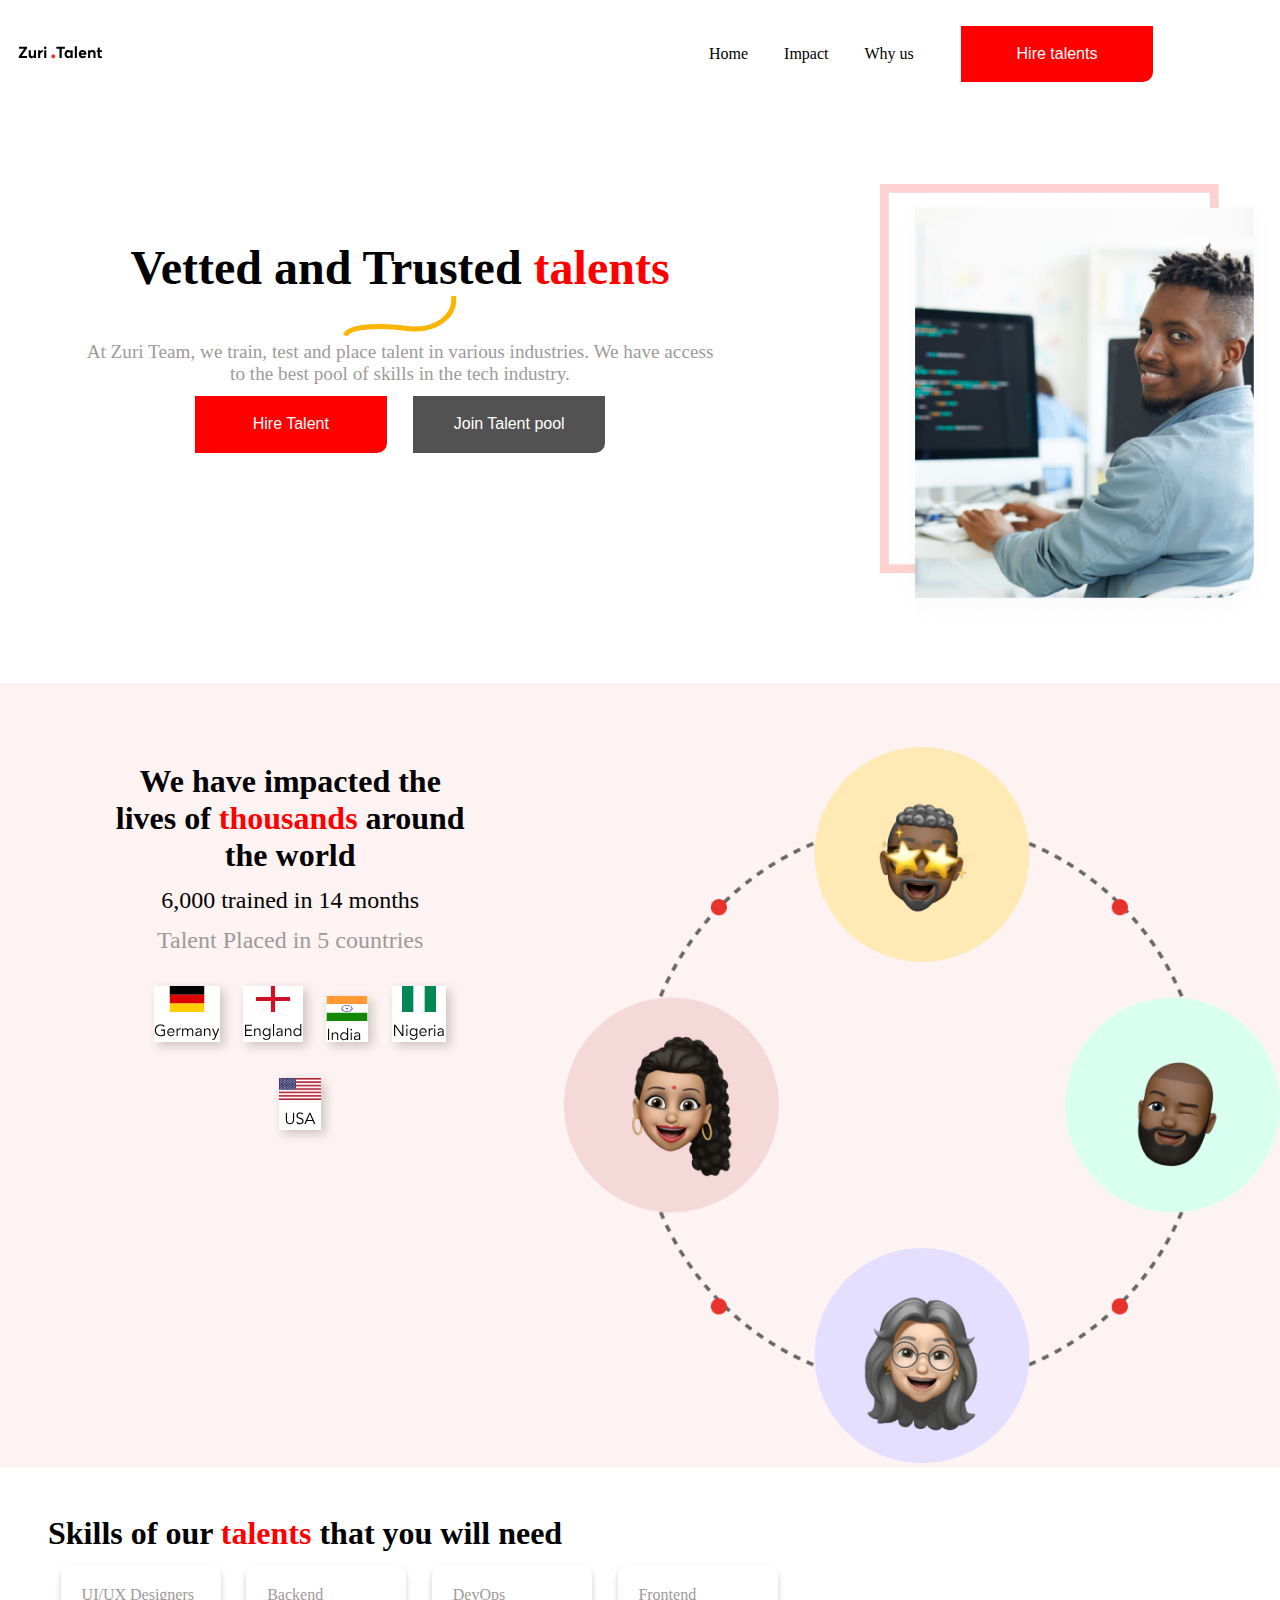
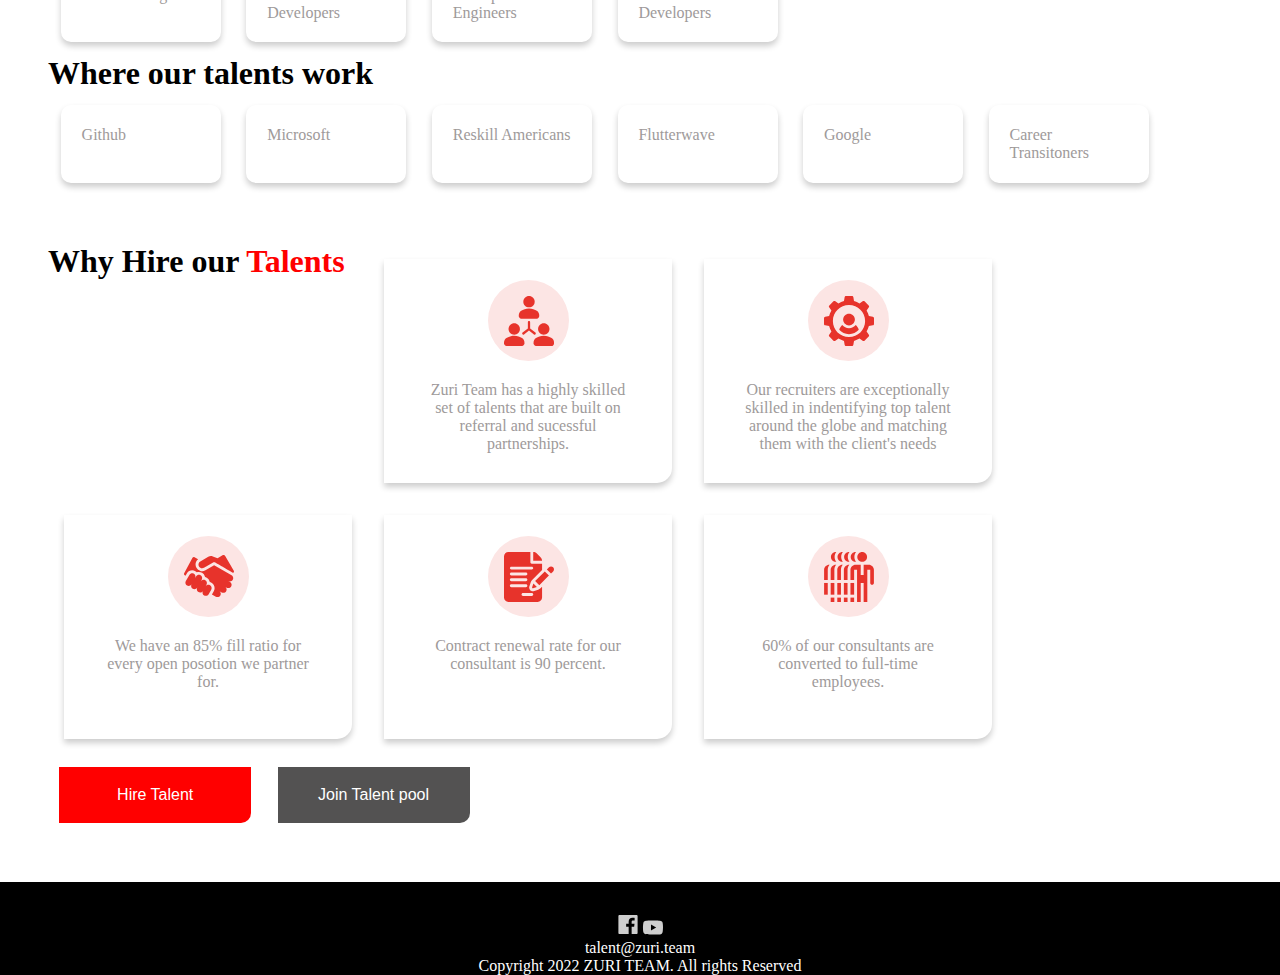
<file: section3.html>
<!DOCTYPE html>
<html lang="en">
<head>
  <meta charset="UTF-8">
  <meta http-equiv="X-UA-Compatible" content="IE=edge">
  <meta name="viewport" content="width=device-width, initial-scale=1.0">
  <link rel="stylesheet"  href="section3.css">
  <title>Section3</title>
</head>
<body>
    <nav>
      <div class="wrapper">
      <div class="logo">
          <img src="zurisite/zuri-talent-img.svg">
      </div>
      <div class="nav-links">
        <ul>
          <li><a href="#Home">Home</a></li>
          <li><a href="#Impact">Impact</a></li>
          <li><a href="#Hire">Why us</a></li>  <button class="but1">Hire talents</button>
        </ul>
       </div>
      </div>
    </nav>
    
 <!-- The first section --- HOME Section-->
    <section id="Home">
       <div class="content">
          <p class="head">Vetted and Trusted <span>talents </span></p>
          <img src="zurisite/thick2.svg">
          <p class="story">At Zuri Team, we train, test and place talent in various industries. We have access to the best pool of skills in the tech industry.</p>
          <button class="but1">Hire Talent</button>
          <button class="but2">Join Talent pool</button>
       </div>
       <div class="image">
        <img src="zurisite/section1.png">
       </div>
    </section>

<section id="Impact">
    <div class="impact-container">
     <div class="impact-content">
        <p class="heading">We have impacted the lives of <span>thousands</span> around the world</p>
        <p class="sub-head1">6,000 trained in 14 months</p>
        <p class="sub-head2">Talent Placed in 5 countries</p>

     <div class="countries">
            <img src="zurisite/GER.svg" >
            <img src="zurisite/ENG.svg">
            <img src="zurisite/ind.svg">
            <img src="zurisite/NIG.svg">
            <img src="zurisite/ussa.svg">
     </div>
     </div>
     <div class="cycle-img">
      <img src="zurisite/section2.png" width="100%">
     </div>

    </div>
</section>

<section id="skills">
  <div class="part1">
   <h1>Skills of our <span>talents</span> that you will need</h1>
   <div class="cards">
    <div class="card1">
      <p>UI/UX Designers</p>
    </div>
    <div class="card2">
      <p>Backend Developers</p>
    </div>
    <div class="card3">
      <p>DevOps Engineers</p>
    </div>
    <div class="card4">
      <p>Frontend Developers</p>
    </div>
   </div>
  </div>

  <div class="part2">
     <h1>Where our talents work</h1>
    <div class="cards">
      <div class="card1">
         <p>Github</p>
      </div>
      <div class="card2">
        <p>Microsoft</p>
     </div>
     <div class="card3">
      <p>Reskill Americans</p>
   </div>
   <div class="card4">
    <p>Flutterwave</p>
 </div>
 <div class="card5">
  <p>Google</p>
</div>
<div class="card6">
  <p>Career Transitoners</p>
</div>
    </div>
  </div>
</section>

<section id="Hire">
    <div class="container">
        <h1>Why Hire our <span>Talents</span></h1>
      <div class="cards1">
        <img src="zurisite/people.svg">
        <p>Zuri Team has a highly skilled set of talents that are built on referral and sucessful partnerships.</p>
      </div>

      <div class="cards2">
        <img src="zurisite/mech.svg">
        <p>Our recruiters are exceptionally skilled in indentifying top talent around the globe and matching them with the client's needs</p>
      </div>

      <div class="cards3">
        <img src="zurisite/hand.svg">
        <p>We have an 85% fill ratio for every open posotion we partner for.</p>
      </div>

      <div class="cards4">
        <img src="zurisite/write.svg">
        <p>Contract renewal rate for our consultant is 90 percent.</p>
      </div>

      <div class="cards5">
        <img src="zurisite/many.svg">
        <p>60% of our consultants are converted to full-time employees.</p>
      </div>

    </div>
      <button class="but1">Hire Talent</button>
          <button class="but2">Join Talent pool</button>
    
</section>

<footer>
  <div class="column1">
     <!-- <img src="zurisite/facebookwhite.zuri.svg">
    <img src="zurisite/in-zuri.png">
    <img src="zurisite/twitter-zuri.png"> -->
    <img src="zurisite/facebookwhite.zuri.svg">
    <img src="zurisite/youtubewhite.zuri.svg">
    <p><a href="">talent@zuri.team</a></p>
  </div>
     <hr>
     <div class="column2">
   <p>Copyright 2022 ZURI TEAM. All rights Reserved</p>
   </div>
  </div>
</footer>
</body>
</html>
</file>
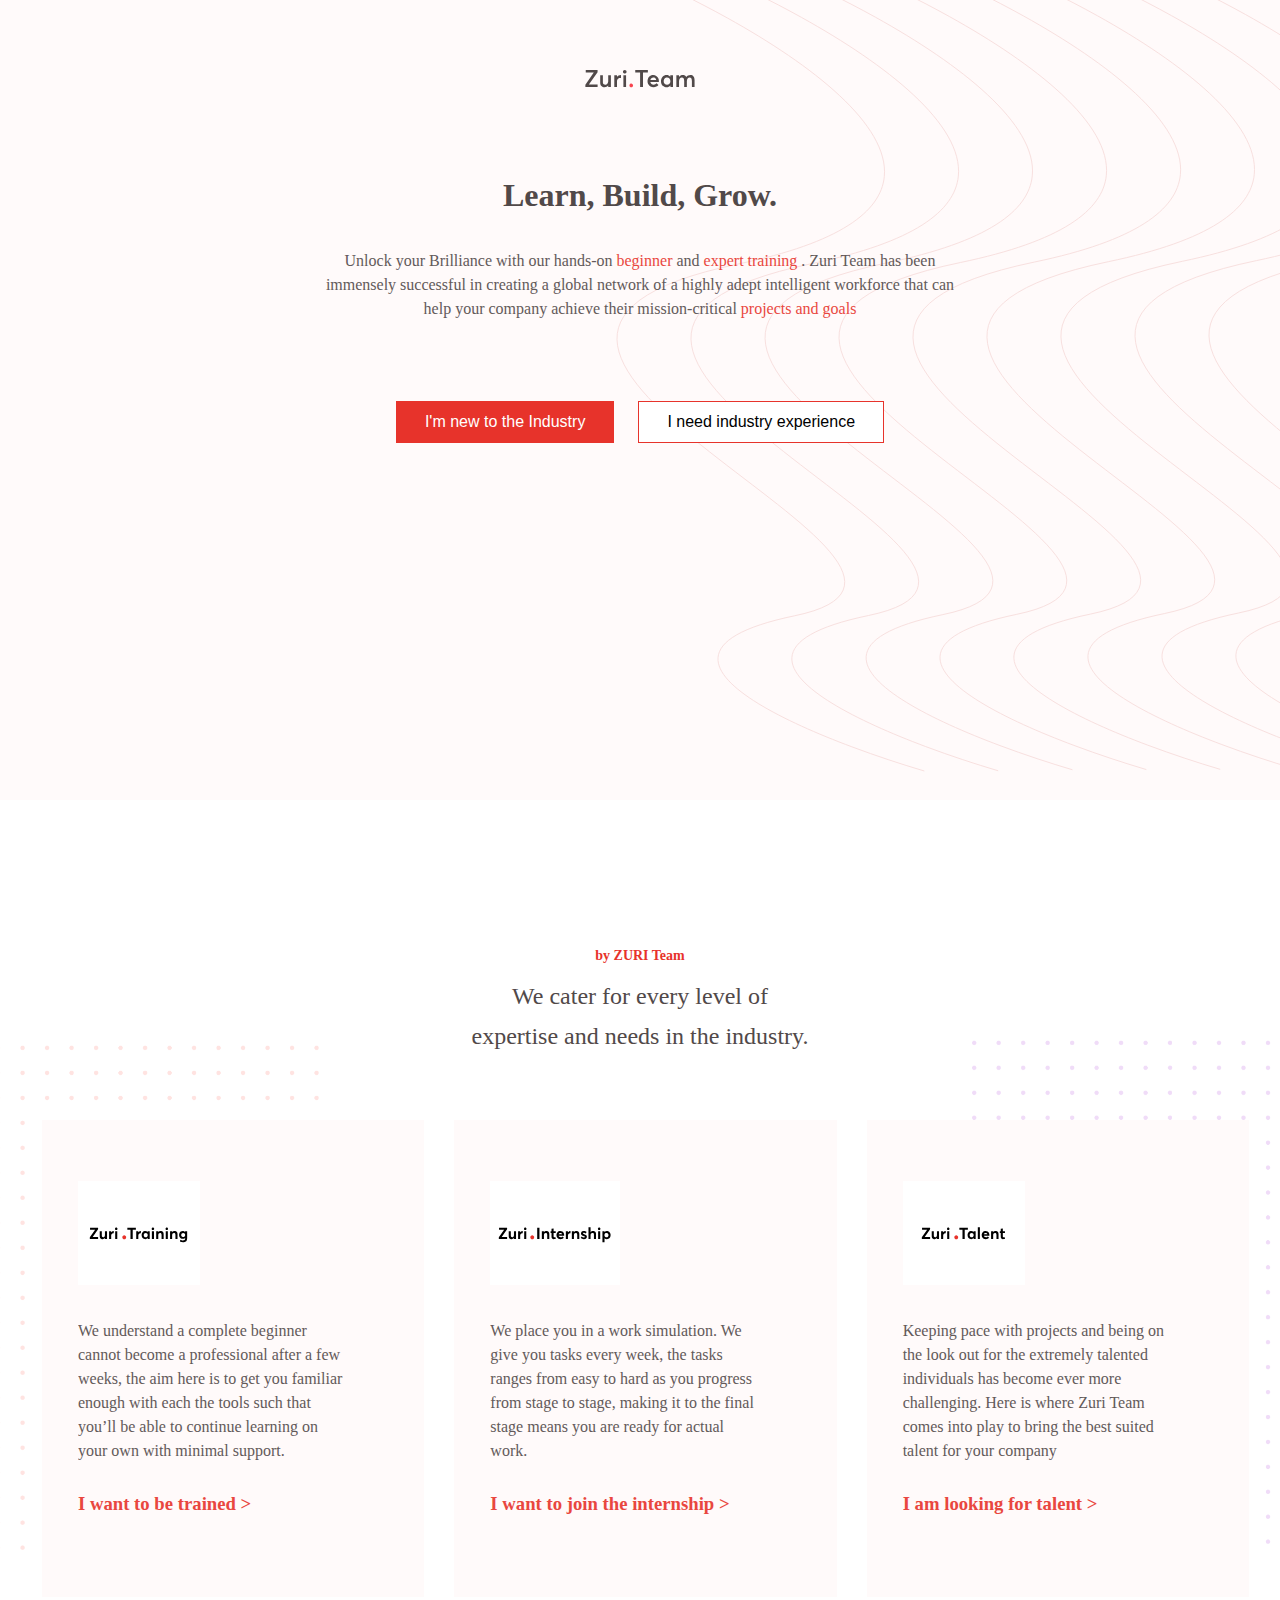
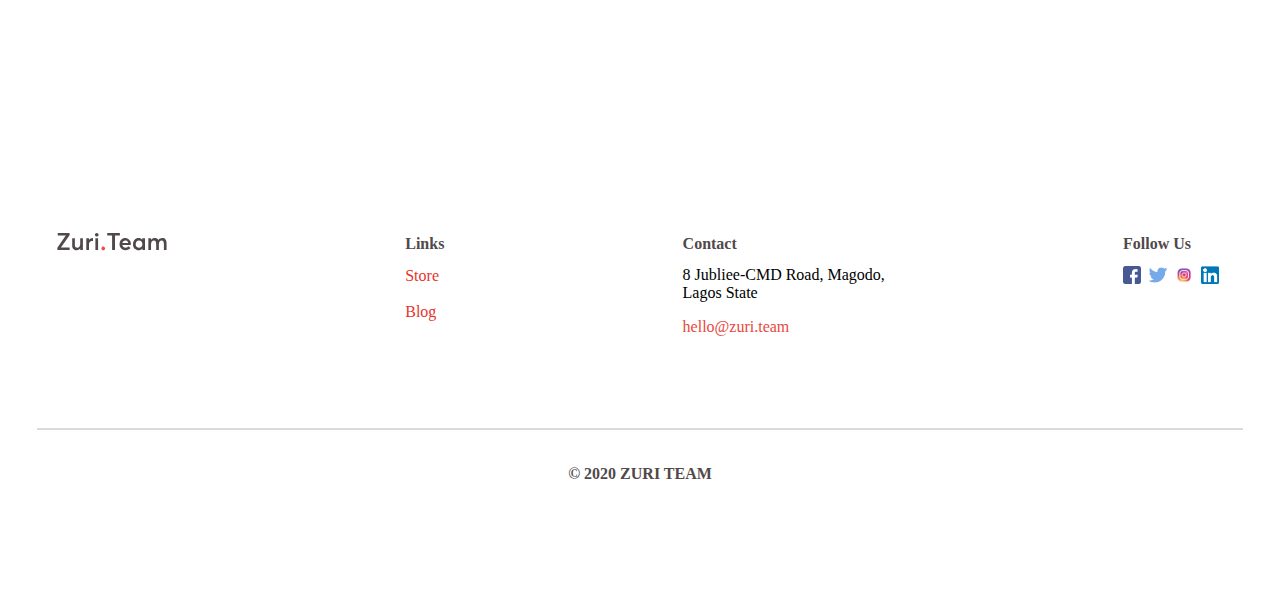
<file: zurisite/zuri-landing-page.html>
<!DOCTYPE html>
<html lang="en">

<head>
    <meta charset="UTF-8">
    <meta http-equiv="X-UA-Compatible" content="IE=edge">
    <meta name="viewport" content="width=device-width, initial-scale=1.0">
    <link rel="stylesheet" href="zuri.css">
    <title>ZURI|Learn, Build, Grow.</title>
</head>

<body>
    <section class="top-container">
        <div class="center-img">
            <img src="./zuri-logo-full.svg" alt="zuri team">
        </div>

        <div class="hero">
            <h2>Learn, Build, Grow.</h2>
            <p>Unlock your Brilliance with our hands-on <a href="#">beginner</a> and <a href="#">expert training</a> .
                Zuri Team has been immensely
                successful in creating a global network of a highly adept intelligent workforce that can help your
                company achieve their mission-critical <a href="#">projects and goals</a></p>
        </div>

        <div class="btns">
            <div class="btn-new">
                <a href="../zuri-training-page.html">
                    <button class="new btn">I'm new to the Industry</button>
                </a>
            </div>

            <div class="btn-experience">
                <a href="../zuri-talent-page.html">
                    <button class="experience btn">I need industry experience</button>
                </a>
            </div>
        </div>
    </section>

    <section class="programs">
        <div class="prog-container">
            <h3>by ZURI Team</h3>
            <p>We cater for every level of <br>
                expertise and needs in the industry.</p>
        </div>

        <div class="progg-container">
            <div class="box">
                <!--row-->
                <div class="column-card text">
                    <div class="zuri">
                        <img src="left-img-polkadots-zuri.png" alt="polkadot" class="polkadot">
                        <div>
                            <img src="zuri-training-img.svg" alt="training" class="zurimg">
                        </div>
                        <p>We understand a complete beginner cannot become a professional after a few weeks, the aim
                            here is
                            to get you familiar enough with each the tools such that you’ll be able to continue learning
                            on
                            your own with minimal support.</p>

                        <h3><a href="https://training.zuri.team">I want to be trained ></a></h3>
                    </div>
                </div>

                <div class=" column-card text">
                    <div class="zuri">
                        <img src="zuri-internship-img.svg" alt="internship" class="zurimg">
                        <p>We place you in a work simulation. We give you tasks every week, the tasks ranges from easy
                            to hard as you progress from stage to stage, making it to the final stage means you are
                            ready for actual work.</p>
                        <h3><a href="https://internship.zuri.team">I want to join the internship ></a></h3>
                    </div>
                </div>

                <div class="column-card text">
                    <div class="zuri">
                        <img src="right-polkadot-zuri.png" alt="polkadot" class="polkadot2">
                        <div>
                            <img src="zuri-talent-img.svg" alt="training" class="zurimg">
                        </div>
                        <p>Keeping pace with projects and being on the look out for the extremely talented individuals
                            has become ever more challenging. Here is where Zuri Team comes into play to bring the best
                            suited talent for your company</p>

                        <h3><a href="https://training.zuri.team">I am looking for talent ></a></h3>
                    </div>

                </div>
            </div>
        </div>
    </section>

    <footer class="footerr">
        <div class="details-container">
            <div class="logo-img">
                <img src="zuri-logo-full.svg" alt="zuri team">
            </div>

            <div class="link">
                <h3>Links</h3>
                <a href="#">
                    <p>Store</p>
                </a>
                <a href="#">
                    <p>Blog</p>
                </a>
            </div>

            <div class="ctc">
                <h3>Contact</h3>
                <p>8 Jubliee-CMD Road, Magodo,
                    <br>
                    Lagos State
                </p>

                <p><a href="mailto:hello@zuri.com">hello@zuri.team</a></p>
            </div>

            <div class="follow">
                <h3>Follow Us</h3>

                <div class="icons">
                    <a href="#">
                        <img src="fb-zuri.png" alt="facebook">
                    </a>
                    <a href="#">
                        <img src="twitter-zuri.png" alt="twitter">
                    </a>
                    <a href="#">
                        <img src="IG-zuri.png" alt="instagram">
                    </a>
                    <a href="#">
                        <img class="lnkd" src="in-zuri.png" alt="linkedin">
                    </a>
                </div>
            </div>
        </div>

        <div>
            <hr>
        </div>

        <div class="copy">
            <p>&copy; 2020 ZURI TEAM</p>
        </div>

    </footer>
</body>

</html>
</file>
<file: section3.css>
*{
  margin: 0;
  padding: 0;
  box-sizing: border-box;
}
.wrapper{
  display: flex;
  align-items: center;
  position: fixed;
  width: 100%;
  top: 0;
  background-color: white;
}
.wrapper li {
  display: inline-block;
  color: black;
  text-align: center;
  margin-right: 2rem;
  display: none;
}
.wrapper a{
  text-decoration: none;
  color: black;
}
.nav-links{
  flex: .9;
  text-align: right;
  justify-content: space-between;
}

#Home{
   margin-top: 10rem;
}

#Home .image img{
  margin-top: 1.5rem;
   width: 23rem;
}
 .head{
font-size: 3rem;
font-weight: 800;
text-align: center;
}
 span{
  color: red;
}
.story{
  font-size: 1.2rem;
  text-align: center;
  color: rgb(158, 154, 154);
}
button{
  padding: .9rem;
  margin: .7rem;
}
.but1{
  background-color: red;
}
.but2{
  background-color: rgb(83, 82, 82);
}
.but1, .but2{
  padding: 1.2rem;
  color: white;
  border: none;
  border-radius: 0 0 10px;
}
#Impact {
    background-image: url("zurisite/bgsection2.zuri.png" );
    margin-top: 3rem;
}
.impact-content{
  margin-left: 2rem;
  padding: 2rem;
}
.heading{
  font-size: 2rem ;
  font-weight: 700;
}
.sub-head1, .sub-head2{
  font-size: 1.5rem;
  margin-top: .8rem;
}
.sub-head2{
  color: rgb(158, 154, 154);
}
.countries img{
  margin-top: 2rem;
  margin-left: 1.2rem;
   max-width: 5rem;
   background-color: white;
   box-shadow: 4px 4px 10px 0px rgba(0, 0, 0, 0.2);
}
.cycle-img{
  margin-top: 4rem;
  margin-left: 1rem;
}

#skills{
  margin: 3rem;
}
#skills h2{
  font-size: 2rem;
  font-weight: 800;
}
.card1, .card2, .card3, .card4, .card5, .card6{
  color: rgb(158, 154, 154);
  width: 10rem;
  box-shadow: 0px 4px 6px 0px rgba(0, 0, 0, 0.2);
  padding: 1.3rem;
  border-radius: 10px;
  margin: .8rem;
}
#Hire{
  margin: 3rem;
}
.cards1, .cards2, .cards3, .cards4, .cards5{
  color: rgb(158, 154, 154);
  width: 18rem;
  height: 14rem;
  text-align: center ;
  box-shadow: 0px 4px 6px 0px rgba(0, 0, 0, 0.2);
  padding: 1.3rem;
  border-radius: 0 0 15px;
  margin: 1rem;
}
.cards{
  display: grid;
  grid-template-columns: repeat(2, 2fr);
}
.container :hover {
 background-color: black;
}
.container p{
 margin: 1rem;
}
footer{
  background-color: black;
}
.column1{
  padding-top: 2rem;
   text-align: center;
}
footer p, a{
  color: white;
  text-align: center;
  text-decoration: none;
}
hr{
  margin: 1rem;
}
h1{
  text-align: center;
}

@media (min-width: 681px){
  #Home .content, .impact-content{
    padding: 5rem;
    text-align: center;
  }

  #Home .image img{
    margin-left: 5rem;
    width: 25rem ;
  }
  .but1, .but2{
    width: 12rem;
    font-size: 1rem;
  }
  .container{
    width: 18rem;
    display: grid;
    grid-template-columns: repeat(2, 2fr);
  }
  hr{
   display: none;
  }
  /* .cycle-img{
    width: 25rem;
    margin: 7rem;
  } */
}

@media (min-width: 981px){
  .wrapper li {
    display: inline-block;
    color: black;
    text-align: center;
    margin-right: 2rem;
  }
  #Home, .impact-container{
    display: flex;
  }
  .cards {
    display: inline-flex;
  }
  h1{
    text-align: start;
  }
  .container{
    display: grid;
    grid-template-columns: repeat(3, 2fr);
  }
  hr{
    display: none;
  }
  .footer{
    display: flex;
    flex-direction: column;
  }
}
</file>
<file: zurisite/zuri.css>
*{
    box-sizing: border-box;
    margin: 0;
}

body{
    font-size: 1rem;
}

a{
    color: #E7332B;
    text-decoration: none;
    background-color: transparent;
}

p{
    display: block;
    font-size: 1rem;
    margin-bottom: 1rem;
}

div{
    display: block;
}

button{
    margin: 0;
    cursor: pointer;
    font-size: inherit;
}

hr{
    opacity: 0.2;
    border: 0.7px solid #514949;
}

.top-container{
    background-image: url(./hero-bg.svg);
    background-size: cover;
    height: 803px;
    background-position: center center;
    text-align: center;
}

.hero{
    max-width: 670px;
    text-align: center;
    margin: 0 auto;
    padding: 10px;
}

.hero p{
    font-size: 16px;
    line-height: 24px;
    color: #514949;
    opacity: 0.9;
    margin-bottom: 70px;
}

.hero a:hover{
    opacity: 0.8;
    cursor: pointer;
}
.hero h2{
    color: #514949;
    font-size: 32px;
    line-height: 48px;
    margin-bottom: 30px;
}

.btns{
    display: flex;
    margin: 0 auto;
    justify-content: center;
    line-height: 1.5;
}

.btn{
    padding: 11px 28px;
    border: 1px solid #E7332B;
  
}

.new{
    background-color: #E7332B;
    color: white;
    margin-right: 24px;
}

.new:hover{
    background-color: #fff;
    color: black;
}

.experience{
    background-color: #fff;
    color: black;
}

.experience:hover{
    background-color: #E7332B;
    color: white;
}

.center-img{
    margin: auto;
    padding-top: 69px;
    margin-bottom: 69px;
}

section.programs{
    background-color: #fff;
    overflow: hidden;
}

.prog-container{
    margin: 0 auto;
    text-align: center;
}
.prog-container h3{
    margin-top: 141px;
    color: #E7332B;
    text-align: center;
    font-size: 14px;
    line-height: 24px;
}

.prog-container p{
    font-size: 24px;
    line-height: 40px;
    text-align: center;
    color: #514949;
    margin-top: 8px;
    margin-bottom: 64px;
}

.progg-container{
    max-width: 1240px !important;
    margin: 0 auto;
    text-align: center;
    width: 100%;
    
}
.box{
    display: flex;
    margin-right: -4px;
    margin-left: 7px;
    
}
.polkadot{
    width: 100%;
    position: absolute;
    left: -120px;
    top: -75px;
    z-index: -1;
}

.column-card{
    position: relative;
    z-index: 1;
    width: 100%;
    padding-right: 15px;
    padding-left: 15px;
}

.column-card p{
    font-size: 16px;
    line-height: 24px;
    color: #514949;
    opacity: 0.9;
    width: 90%;
}

.column-card h3 a{
    opacity: 0.9;
}

.text h3{
    margin-top: 30px;
}

.zuri{
    background-color: #FFFAFA;
    padding: 61px 47px 82px 36px;
    text-align: left;
 height: 100%;
}

.polkadot2{
    width: 100%;
    position: absolute;
    right: -120px;
    top: -80px;
    z-index: -1;
}

.zurimg{
    margin-bottom: 30px;
}

.footerr{
    margin-top: 215px;
    max-width: 1240px !important;
    padding: 0 17px 0 17px;
    margin-left: auto;
    margin-right: auto;
}

.details-container{
    display: flex;
    justify-content: space-between;
    flex-wrap: wrap;
    margin-bottom: 56px;
    padding: 20px;
  
}
.footerr h3{
    font-size: 16px;
    font-weight: bold;
    line-height: 24px;
    color: #514949;
}

.link h3, .ctc h3, .follow h3{
    margin-bottom: 10px;
}

.link{
    font-size: 14px;
    line-height: 20px;
}

.ctc p a{
    opacity: 0.9;
}

.link a:hover, .ctc p a:hover{
    opacity: 0.8;
}
.icons img{
    width: 18px;
    margin-right: 4px;
}

.lnkd img{
    margin-right: -90px;
}

.copy p{
    font-size: 16px;
    line-height: 24px;
    font-weight: bold;
    text-align: center;
    margin-top: 32px;
    color: #514949;
    padding-bottom: 97px;
}
</file>
